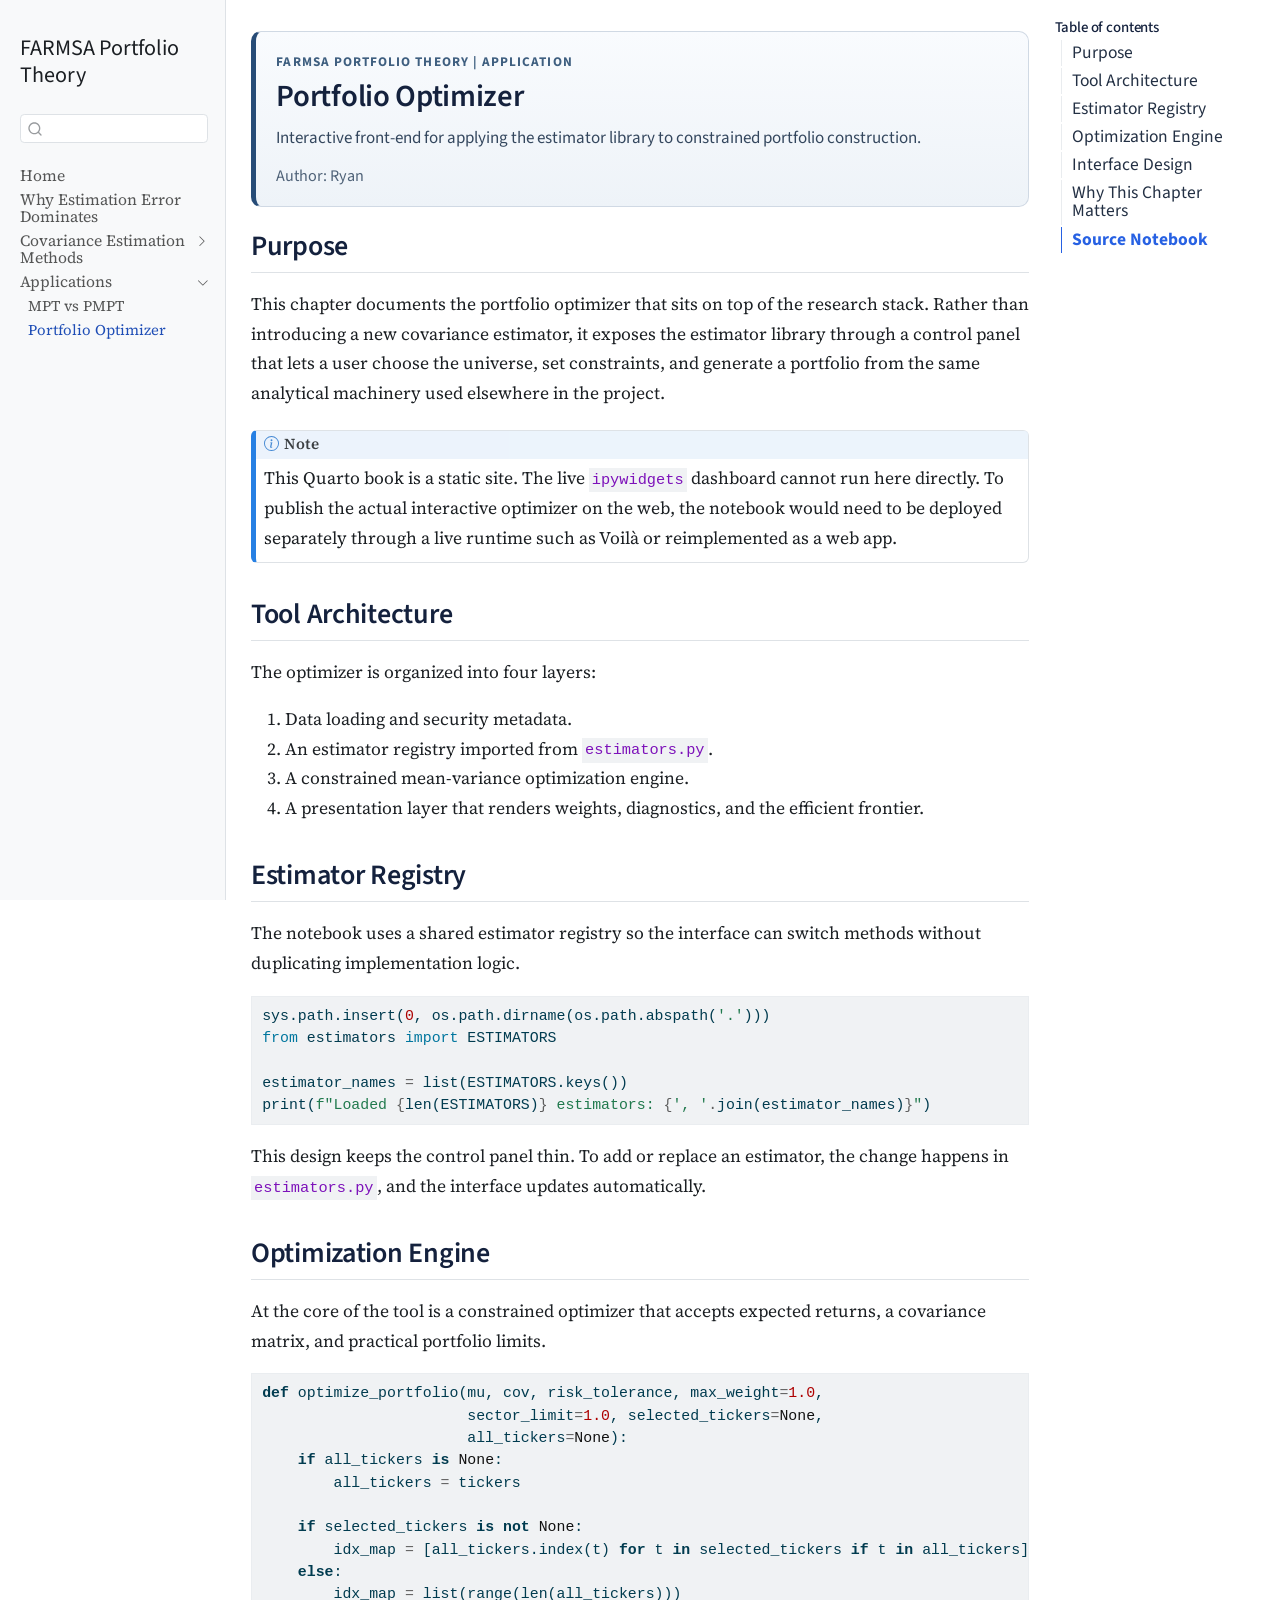
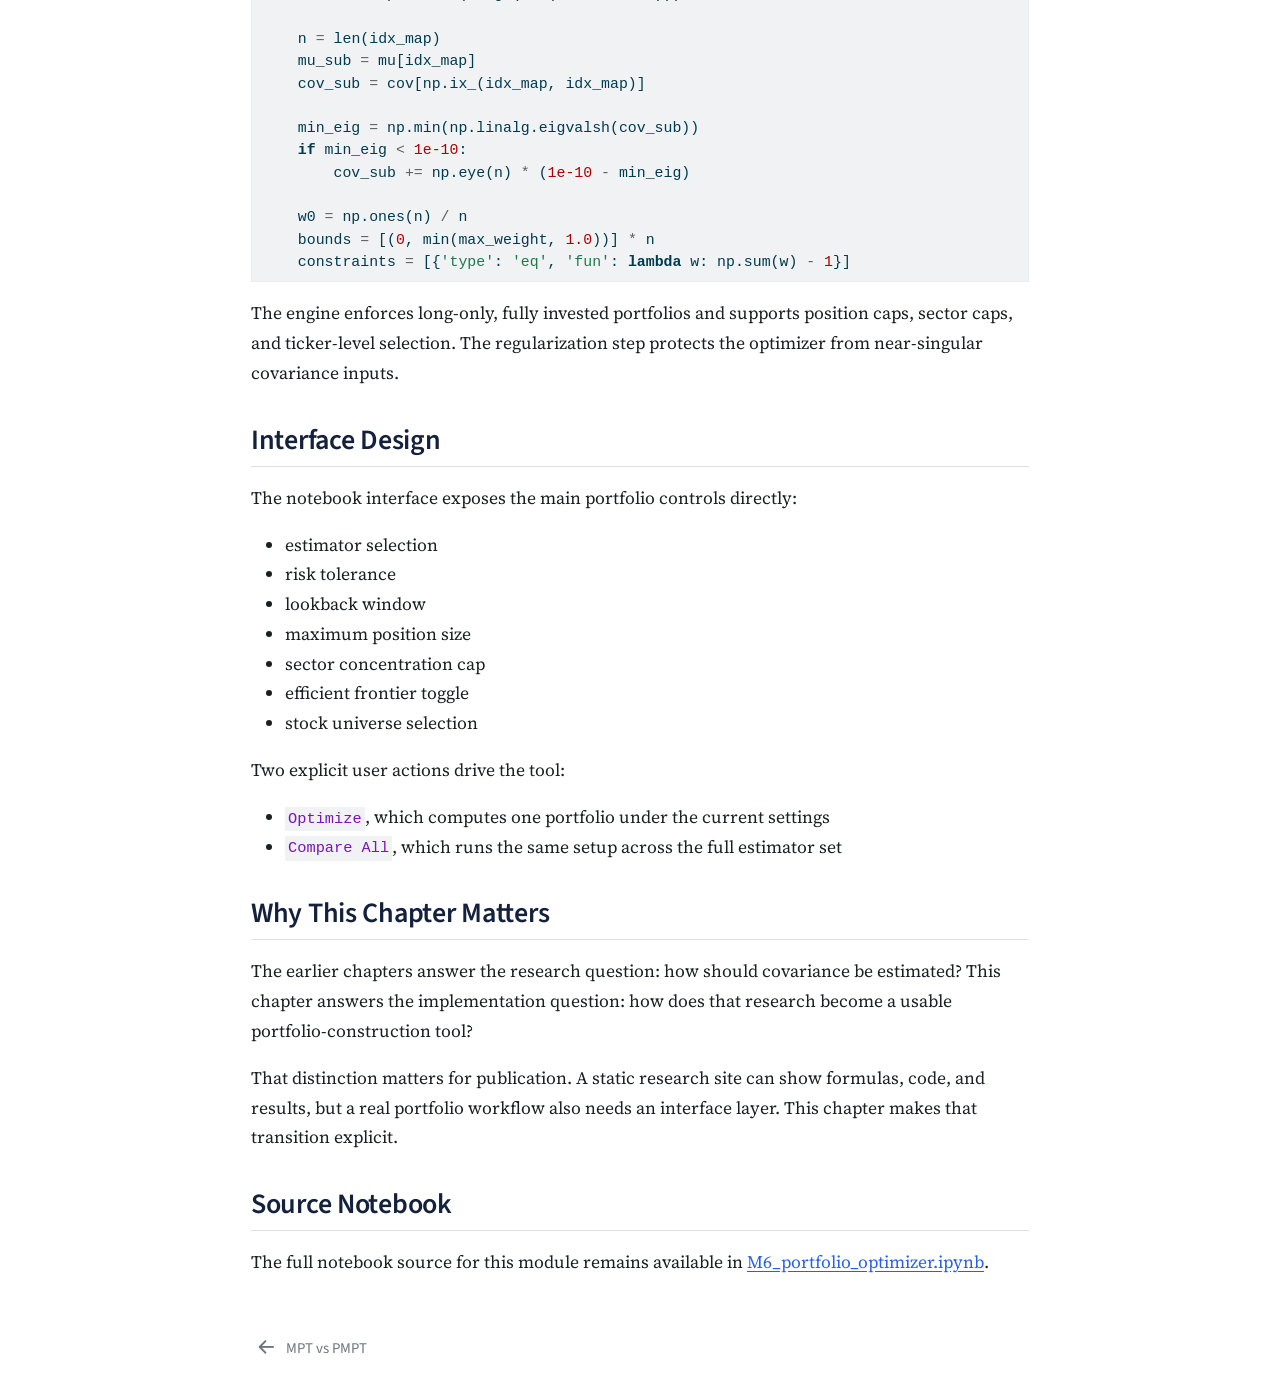
<file: quarto-book/_book/chapters/m6_optimizer.html>
<!DOCTYPE html>
<html xmlns="http://www.w3.org/1999/xhtml" lang="en" xml:lang="en"><head>

<meta charset="utf-8">
<meta name="generator" content="quarto-1.9.36">

<meta name="viewport" content="width=device-width, initial-scale=1.0, user-scalable=yes">

<meta name="author" content="Ryan">

<title>Portfolio Optimizer – FARMSA Portfolio Theory</title>
<style>
/* Default styles provided by pandoc.
** See https://pandoc.org/MANUAL.html#variables-for-html for config info.
*/
code{white-space: pre-wrap;}
span.smallcaps{font-variant: small-caps;}
div.columns{display: flex; gap: min(4vw, 1.5em);}
div.column{flex: auto; overflow-x: auto;}
div.hanging-indent{margin-left: 1.5em; text-indent: -1.5em;}
ul.task-list{list-style: none;}
ul.task-list li input[type="checkbox"] {
  width: 0.8em;
  margin: 0 0.8em 0.2em -1em; /* quarto-specific, see https://github.com/quarto-dev/quarto-cli/issues/4556 */ 
  vertical-align: middle;
}
/* CSS for syntax highlighting */
html { -webkit-text-size-adjust: 100%; }
pre > code.sourceCode { white-space: pre; position: relative; }
pre > code.sourceCode > span { display: inline-block; line-height: 1.25; }
pre > code.sourceCode > span:empty { height: 1.2em; }
.sourceCode { overflow: visible; }
code.sourceCode > span { color: inherit; text-decoration: inherit; }
div.sourceCode { margin: 1em 0; }
pre.sourceCode { margin: 0; }
@media screen {
div.sourceCode { overflow: auto; }
}
@media print {
pre > code.sourceCode { white-space: pre-wrap; }
pre > code.sourceCode > span { text-indent: -5em; padding-left: 5em; }
}
pre.numberSource code
  { counter-reset: source-line 0; }
pre.numberSource code > span
  { position: relative; left: -4em; counter-increment: source-line; }
pre.numberSource code > span > a:first-child::before
  { content: counter(source-line);
    position: relative; left: -1em; text-align: right; vertical-align: baseline;
    border: none; display: inline-block;
    -webkit-touch-callout: none; -webkit-user-select: none;
    -khtml-user-select: none; -moz-user-select: none;
    -ms-user-select: none; user-select: none;
    padding: 0 4px; width: 4em;
  }
pre.numberSource { margin-left: 3em;  padding-left: 4px; }
div.sourceCode
  {   }
@media screen {
pre > code.sourceCode > span > a:first-child::before { text-decoration: underline; }
}
</style>


<script src="../site_libs/quarto-nav/quarto-nav.js"></script>
<script src="../site_libs/quarto-nav/headroom.min.js"></script>
<script src="../site_libs/clipboard/clipboard.min.js"></script>
<script src="../site_libs/quarto-search/autocomplete.umd.js"></script>
<script src="../site_libs/quarto-search/fuse.min.js"></script>
<script src="../site_libs/quarto-search/quarto-search.js"></script>
<meta name="quarto:offset" content="../">
<link href="../chapters/m5_mpt_vs_pmpt.html" rel="prev">
<script src="../site_libs/quarto-html/quarto.js" type="module"></script>
<script src="../site_libs/quarto-html/tabsets/tabsets.js" type="module"></script>
<script src="../site_libs/quarto-html/popper.min.js"></script>
<script src="../site_libs/quarto-html/tippy.umd.min.js"></script>
<script src="../site_libs/quarto-html/anchor.min.js"></script>
<link href="../site_libs/quarto-html/tippy.css" rel="stylesheet">
<link href="../site_libs/quarto-html/quarto-syntax-highlighting-845c23b38eaddc0f92fda52bfe77a8c8.css" rel="stylesheet" id="quarto-text-highlighting-styles">
<script src="../site_libs/bootstrap/bootstrap.min.js"></script>
<link href="../site_libs/bootstrap/bootstrap-icons.css" rel="stylesheet">
<link href="../site_libs/bootstrap/bootstrap-ea8ef702a3f84812c808b1cddcfad5b3.min.css" rel="stylesheet" append-hash="true" id="quarto-bootstrap" data-mode="light">
<script id="quarto-search-options" type="application/json">{
  "location": "sidebar",
  "copy-button": false,
  "collapse-after": 3,
  "panel-placement": "start",
  "type": "textbox",
  "limit": 50,
  "keyboard-shortcut": [
    "f",
    "/",
    "s"
  ],
  "show-item-context": false,
  "language": {
    "search-no-results-text": "No results",
    "search-matching-documents-text": "matching documents",
    "search-copy-link-title": "Copy link to search",
    "search-hide-matches-text": "Hide additional matches",
    "search-more-match-text": "more match in this document",
    "search-more-matches-text": "more matches in this document",
    "search-clear-button-title": "Clear",
    "search-text-placeholder": "",
    "search-detached-cancel-button-title": "Cancel",
    "search-submit-button-title": "Submit",
    "search-label": "Search"
  }
}</script>
<link rel="preconnect" href="https://fonts.googleapis.com">
<link rel="preconnect" href="https://fonts.gstatic.com" crossorigin="">
<link href="https://fonts.googleapis.com/css2?family=Source+Sans+3:wght@400;500;600;700&amp;family=Source+Serif+4:wght@400;600;700&amp;display=swap" rel="stylesheet">


<link rel="stylesheet" href="../assets/report.css">
</head>

<body class="nav-sidebar docked quarto-light">

<div id="quarto-search-results"></div>
  <header id="quarto-header" class="headroom fixed-top">
  <nav class="quarto-secondary-nav">
    <div class="container-fluid d-flex">
      <button type="button" class="quarto-btn-toggle btn" data-bs-toggle="collapse" role="button" data-bs-target=".quarto-sidebar-collapse-item" aria-controls="quarto-sidebar" aria-expanded="false" aria-label="Toggle sidebar navigation" onclick="if (window.quartoToggleHeadroom) { window.quartoToggleHeadroom(); }">
        <i class="bi bi-layout-text-sidebar-reverse"></i>
      </button>
        <nav class="quarto-page-breadcrumbs" aria-label="breadcrumb"><ol class="breadcrumb"><li class="breadcrumb-item"><a href="../chapters/m5_mpt_vs_pmpt.html">Applications</a></li><li class="breadcrumb-item"><a href="../chapters/m6_optimizer.html"><span class="chapter-title">Portfolio Optimizer</span></a></li></ol></nav>
        <a class="flex-grow-1" role="navigation" data-bs-toggle="collapse" data-bs-target=".quarto-sidebar-collapse-item" aria-controls="quarto-sidebar" aria-expanded="false" aria-label="Toggle sidebar navigation" onclick="if (window.quartoToggleHeadroom) { window.quartoToggleHeadroom(); }">      
        </a>
      <button type="button" class="btn quarto-search-button" aria-label="Search" onclick="window.quartoOpenSearch();">
        <i class="bi bi-search"></i>
      </button>
    </div>
  </nav>
</header>
<!-- content -->
<div id="quarto-content" class="quarto-container page-columns page-rows-contents page-layout-article">
<!-- sidebar -->
  <nav id="quarto-sidebar" class="sidebar collapse collapse-horizontal quarto-sidebar-collapse-item sidebar-navigation docked overflow-auto">
    <div class="pt-lg-2 mt-2 text-left sidebar-header">
    <div class="sidebar-title mb-0 py-0">
      <a href="../">FARMSA Portfolio Theory</a> 
    </div>
      </div>
        <div class="mt-2 flex-shrink-0 align-items-center">
        <div class="sidebar-search">
        <div id="quarto-search" class="" title="Search"></div>
        </div>
        </div>
    <div class="sidebar-menu-container"> 
    <ul class="list-unstyled mt-1">
        <li class="sidebar-item">
  <div class="sidebar-item-container"> 
  <a href="../index.html" class="sidebar-item-text sidebar-link"><span class="chapter-title">Home</span></a>
  </div>
</li>
        <li class="sidebar-item">
  <div class="sidebar-item-container"> 
  <a href="../chapters/summary.html" class="sidebar-item-text sidebar-link"><span class="chapter-title">Why Estimation Error Dominates</span></a>
  </div>
</li>
        <li class="sidebar-item sidebar-item-section">
      <div class="sidebar-item-container"> 
            <a class="sidebar-item-text sidebar-link text-start collapsed" data-bs-toggle="collapse" data-bs-target="#quarto-sidebar-section-1" role="navigation" aria-expanded="false">
 <span class="menu-text">Covariance Estimation Methods</span></a>
          <a class="sidebar-item-toggle text-start collapsed" data-bs-toggle="collapse" data-bs-target="#quarto-sidebar-section-1" role="navigation" aria-expanded="false" aria-label="Toggle section">
            <i class="bi bi-chevron-right ms-2"></i>
          </a> 
      </div>
      <ul id="quarto-sidebar-section-1" class="collapse list-unstyled sidebar-section depth1 ">  
          <li class="sidebar-item">
  <div class="sidebar-item-container"> 
  <a href="../chapters/m1_ledoit_wolf.html" class="sidebar-item-text sidebar-link"><span class="chapter-title">Ledoit-Wolf Shrinkage</span></a>
  </div>
</li>
          <li class="sidebar-item">
  <div class="sidebar-item-container"> 
  <a href="../chapters/m2_rmt_cleaning.html" class="sidebar-item-text sidebar-link"><span class="chapter-title">RMT Eigenvalue Cleaning</span></a>
  </div>
</li>
          <li class="sidebar-item">
  <div class="sidebar-item-container"> 
  <a href="../chapters/m3_factor_models.html" class="sidebar-item-text sidebar-link"><span class="chapter-title">Fama-French 3-Factor Covariance</span></a>
  </div>
</li>
          <li class="sidebar-item">
  <div class="sidebar-item-container"> 
  <a href="../chapters/m4_dcc_garch.html" class="sidebar-item-text sidebar-link"><span class="chapter-title">DCC-GARCH Dynamic Covariance</span></a>
  </div>
</li>
      </ul>
  </li>
        <li class="sidebar-item sidebar-item-section">
      <div class="sidebar-item-container"> 
            <a class="sidebar-item-text sidebar-link text-start" data-bs-toggle="collapse" data-bs-target="#quarto-sidebar-section-2" role="navigation" aria-expanded="true">
 <span class="menu-text">Applications</span></a>
          <a class="sidebar-item-toggle text-start" data-bs-toggle="collapse" data-bs-target="#quarto-sidebar-section-2" role="navigation" aria-expanded="true" aria-label="Toggle section">
            <i class="bi bi-chevron-right ms-2"></i>
          </a> 
      </div>
      <ul id="quarto-sidebar-section-2" class="collapse list-unstyled sidebar-section depth1 show">  
          <li class="sidebar-item">
  <div class="sidebar-item-container"> 
  <a href="../chapters/m5_mpt_vs_pmpt.html" class="sidebar-item-text sidebar-link"><span class="chapter-title">MPT vs PMPT</span></a>
  </div>
</li>
          <li class="sidebar-item">
  <div class="sidebar-item-container"> 
  <a href="../chapters/m6_optimizer.html" class="sidebar-item-text sidebar-link active"><span class="chapter-title">Portfolio Optimizer</span></a>
  </div>
</li>
      </ul>
  </li>
    </ul>
    </div>
</nav>
<div id="quarto-sidebar-glass" class="quarto-sidebar-collapse-item" data-bs-toggle="collapse" data-bs-target=".quarto-sidebar-collapse-item"></div>
<!-- margin-sidebar -->
    <div id="quarto-margin-sidebar" class="sidebar margin-sidebar">
        <nav id="TOC" role="doc-toc" class="toc-active">
    <h2 id="toc-title">Table of contents</h2>
   
  <ul>
  <li><a href="#purpose" id="toc-purpose" class="nav-link active" data-scroll-target="#purpose">Purpose</a></li>
  <li><a href="#tool-architecture" id="toc-tool-architecture" class="nav-link" data-scroll-target="#tool-architecture">Tool Architecture</a></li>
  <li><a href="#estimator-registry" id="toc-estimator-registry" class="nav-link" data-scroll-target="#estimator-registry">Estimator Registry</a></li>
  <li><a href="#optimization-engine" id="toc-optimization-engine" class="nav-link" data-scroll-target="#optimization-engine">Optimization Engine</a></li>
  <li><a href="#interface-design" id="toc-interface-design" class="nav-link" data-scroll-target="#interface-design">Interface Design</a></li>
  <li><a href="#why-this-chapter-matters" id="toc-why-this-chapter-matters" class="nav-link" data-scroll-target="#why-this-chapter-matters">Why This Chapter Matters</a></li>
  <li><a href="#source-notebook" id="toc-source-notebook" class="nav-link" data-scroll-target="#source-notebook">Source Notebook</a></li>
  </ul>
</nav>
    </div>
<!-- main -->
<main class="content" id="quarto-document-content">

<header id="title-block-header" class="quarto-title-block default"><nav class="quarto-page-breadcrumbs quarto-title-breadcrumbs d-none d-lg-block" aria-label="breadcrumb"><ol class="breadcrumb"><li class="breadcrumb-item"><a href="../chapters/m5_mpt_vs_pmpt.html">Applications</a></li><li class="breadcrumb-item"><a href="../chapters/m6_optimizer.html"><span class="chapter-title">Portfolio Optimizer</span></a></li></ol></nav>
<div class="quarto-title">
<h1 class="title"><span class="chapter-title">Portfolio Optimizer</span></h1>
<p class="subtitle lead">Interface, Estimator Registry, and Deployment Constraints</p>
</div>



<div class="quarto-title-meta">

    <div>
    <div class="quarto-title-meta-heading">Author</div>
    <div class="quarto-title-meta-contents">
             <p>Ryan </p>
          </div>
  </div>
    
  
    
  </div>
  


</header>


<div class="module-banner">
<p class="module-banner-kicker">
FARMSA Portfolio Theory | Application
</p>
<h1>
Portfolio Optimizer
</h1>
<p class="module-banner-sub">
Interactive front-end for applying the estimator library to constrained portfolio construction.
</p>
<p class="module-banner-author">
Author: Ryan
</p>
</div>
<section id="purpose" class="level2">
<h2 class="anchored" data-anchor-id="purpose">Purpose</h2>
<p>This chapter documents the portfolio optimizer that sits on top of the research stack. Rather than introducing a new covariance estimator, it exposes the estimator library through a control panel that lets a user choose the universe, set constraints, and generate a portfolio from the same analytical machinery used elsewhere in the project.</p>
<div class="callout callout-style-default callout-note callout-titled">
<div class="callout-header d-flex align-content-center">
<div class="callout-icon-container">
<i class="callout-icon"></i>
</div>
<div class="callout-title-container flex-fill">
Note
</div>
</div>
<div class="callout-body-container callout-body">
<p>This Quarto book is a static site. The live <code>ipywidgets</code> dashboard cannot run here directly. To publish the actual interactive optimizer on the web, the notebook would need to be deployed separately through a live runtime such as Voilà or reimplemented as a web app.</p>
</div>
</div>
</section>
<section id="tool-architecture" class="level2">
<h2 class="anchored" data-anchor-id="tool-architecture">Tool Architecture</h2>
<p>The optimizer is organized into four layers:</p>
<ol type="1">
<li>Data loading and security metadata.</li>
<li>An estimator registry imported from <code>estimators.py</code>.</li>
<li>A constrained mean-variance optimization engine.</li>
<li>A presentation layer that renders weights, diagnostics, and the efficient frontier.</li>
</ol>
</section>
<section id="estimator-registry" class="level2">
<h2 class="anchored" data-anchor-id="estimator-registry">Estimator Registry</h2>
<p>The notebook uses a shared estimator registry so the interface can switch methods without duplicating implementation logic.</p>
<div class="code-copy-outer-scaffold"><div class="sourceCode" id="cb1"><pre class="sourceCode python code-with-copy"><code class="sourceCode python"><span id="cb1-1"><a href="#cb1-1" aria-hidden="true" tabindex="-1"></a>sys.path.insert(<span class="dv">0</span>, os.path.dirname(os.path.abspath(<span class="st">'.'</span>)))</span>
<span id="cb1-2"><a href="#cb1-2" aria-hidden="true" tabindex="-1"></a><span class="im">from</span> estimators <span class="im">import</span> ESTIMATORS</span>
<span id="cb1-3"><a href="#cb1-3" aria-hidden="true" tabindex="-1"></a></span>
<span id="cb1-4"><a href="#cb1-4" aria-hidden="true" tabindex="-1"></a>estimator_names <span class="op">=</span> <span class="bu">list</span>(ESTIMATORS.keys())</span>
<span id="cb1-5"><a href="#cb1-5" aria-hidden="true" tabindex="-1"></a><span class="bu">print</span>(<span class="ss">f"Loaded </span><span class="sc">{</span><span class="bu">len</span>(ESTIMATORS)<span class="sc">}</span><span class="ss"> estimators: </span><span class="sc">{</span><span class="st">', '</span><span class="sc">.</span>join(estimator_names)<span class="sc">}</span><span class="ss">"</span>)</span></code></pre></div><button title="Copy to Clipboard" class="code-copy-button"><i class="bi"></i></button></div>
<p>This design keeps the control panel thin. To add or replace an estimator, the change happens in <code>estimators.py</code>, and the interface updates automatically.</p>
</section>
<section id="optimization-engine" class="level2">
<h2 class="anchored" data-anchor-id="optimization-engine">Optimization Engine</h2>
<p>At the core of the tool is a constrained optimizer that accepts expected returns, a covariance matrix, and practical portfolio limits.</p>
<div class="code-copy-outer-scaffold"><div class="sourceCode" id="cb2"><pre class="sourceCode python code-with-copy"><code class="sourceCode python"><span id="cb2-1"><a href="#cb2-1" aria-hidden="true" tabindex="-1"></a><span class="kw">def</span> optimize_portfolio(mu, cov, risk_tolerance, max_weight<span class="op">=</span><span class="fl">1.0</span>,</span>
<span id="cb2-2"><a href="#cb2-2" aria-hidden="true" tabindex="-1"></a>                       sector_limit<span class="op">=</span><span class="fl">1.0</span>, selected_tickers<span class="op">=</span><span class="va">None</span>,</span>
<span id="cb2-3"><a href="#cb2-3" aria-hidden="true" tabindex="-1"></a>                       all_tickers<span class="op">=</span><span class="va">None</span>):</span>
<span id="cb2-4"><a href="#cb2-4" aria-hidden="true" tabindex="-1"></a>    <span class="cf">if</span> all_tickers <span class="kw">is</span> <span class="va">None</span>:</span>
<span id="cb2-5"><a href="#cb2-5" aria-hidden="true" tabindex="-1"></a>        all_tickers <span class="op">=</span> tickers</span>
<span id="cb2-6"><a href="#cb2-6" aria-hidden="true" tabindex="-1"></a></span>
<span id="cb2-7"><a href="#cb2-7" aria-hidden="true" tabindex="-1"></a>    <span class="cf">if</span> selected_tickers <span class="kw">is</span> <span class="kw">not</span> <span class="va">None</span>:</span>
<span id="cb2-8"><a href="#cb2-8" aria-hidden="true" tabindex="-1"></a>        idx_map <span class="op">=</span> [all_tickers.index(t) <span class="cf">for</span> t <span class="kw">in</span> selected_tickers <span class="cf">if</span> t <span class="kw">in</span> all_tickers]</span>
<span id="cb2-9"><a href="#cb2-9" aria-hidden="true" tabindex="-1"></a>    <span class="cf">else</span>:</span>
<span id="cb2-10"><a href="#cb2-10" aria-hidden="true" tabindex="-1"></a>        idx_map <span class="op">=</span> <span class="bu">list</span>(<span class="bu">range</span>(<span class="bu">len</span>(all_tickers)))</span>
<span id="cb2-11"><a href="#cb2-11" aria-hidden="true" tabindex="-1"></a></span>
<span id="cb2-12"><a href="#cb2-12" aria-hidden="true" tabindex="-1"></a>    n <span class="op">=</span> <span class="bu">len</span>(idx_map)</span>
<span id="cb2-13"><a href="#cb2-13" aria-hidden="true" tabindex="-1"></a>    mu_sub <span class="op">=</span> mu[idx_map]</span>
<span id="cb2-14"><a href="#cb2-14" aria-hidden="true" tabindex="-1"></a>    cov_sub <span class="op">=</span> cov[np.ix_(idx_map, idx_map)]</span>
<span id="cb2-15"><a href="#cb2-15" aria-hidden="true" tabindex="-1"></a></span>
<span id="cb2-16"><a href="#cb2-16" aria-hidden="true" tabindex="-1"></a>    min_eig <span class="op">=</span> np.<span class="bu">min</span>(np.linalg.eigvalsh(cov_sub))</span>
<span id="cb2-17"><a href="#cb2-17" aria-hidden="true" tabindex="-1"></a>    <span class="cf">if</span> min_eig <span class="op">&lt;</span> <span class="fl">1e-10</span>:</span>
<span id="cb2-18"><a href="#cb2-18" aria-hidden="true" tabindex="-1"></a>        cov_sub <span class="op">+=</span> np.eye(n) <span class="op">*</span> (<span class="fl">1e-10</span> <span class="op">-</span> min_eig)</span>
<span id="cb2-19"><a href="#cb2-19" aria-hidden="true" tabindex="-1"></a></span>
<span id="cb2-20"><a href="#cb2-20" aria-hidden="true" tabindex="-1"></a>    w0 <span class="op">=</span> np.ones(n) <span class="op">/</span> n</span>
<span id="cb2-21"><a href="#cb2-21" aria-hidden="true" tabindex="-1"></a>    bounds <span class="op">=</span> [(<span class="dv">0</span>, <span class="bu">min</span>(max_weight, <span class="fl">1.0</span>))] <span class="op">*</span> n</span>
<span id="cb2-22"><a href="#cb2-22" aria-hidden="true" tabindex="-1"></a>    constraints <span class="op">=</span> [{<span class="st">'type'</span>: <span class="st">'eq'</span>, <span class="st">'fun'</span>: <span class="kw">lambda</span> w: np.<span class="bu">sum</span>(w) <span class="op">-</span> <span class="dv">1</span>}]</span></code></pre></div><button title="Copy to Clipboard" class="code-copy-button"><i class="bi"></i></button></div>
<p>The engine enforces long-only, fully invested portfolios and supports position caps, sector caps, and ticker-level selection. The regularization step protects the optimizer from near-singular covariance inputs.</p>
</section>
<section id="interface-design" class="level2">
<h2 class="anchored" data-anchor-id="interface-design">Interface Design</h2>
<p>The notebook interface exposes the main portfolio controls directly:</p>
<ul>
<li>estimator selection</li>
<li>risk tolerance</li>
<li>lookback window</li>
<li>maximum position size</li>
<li>sector concentration cap</li>
<li>efficient frontier toggle</li>
<li>stock universe selection</li>
</ul>
<p>Two explicit user actions drive the tool:</p>
<ul>
<li><code>Optimize</code>, which computes one portfolio under the current settings</li>
<li><code>Compare All</code>, which runs the same setup across the full estimator set</li>
</ul>
</section>
<section id="why-this-chapter-matters" class="level2">
<h2 class="anchored" data-anchor-id="why-this-chapter-matters">Why This Chapter Matters</h2>
<p>The earlier chapters answer the research question: how should covariance be estimated? This chapter answers the implementation question: how does that research become a usable portfolio-construction tool?</p>
<p>That distinction matters for publication. A static research site can show formulas, code, and results, but a real portfolio workflow also needs an interface layer. This chapter makes that transition explicit.</p>
</section>
<section id="source-notebook" class="level2">
<h2 class="anchored" data-anchor-id="source-notebook">Source Notebook</h2>
<p>The full notebook source for this module remains available in <a href="../M6_portfolio_optimizer.ipynb">M6_portfolio_optimizer.ipynb</a>.</p>


</section>

</main> <!-- /main -->
<script>
document.addEventListener("DOMContentLoaded", () => {
  const codeBlocks = Array.from(document.querySelectorAll("details.code-fold"));
  if (codeBlocks.length === 0) return;

  const titleBlock = document.querySelector(".quarto-title-block");
  if (!titleBlock) return;

  const controls = document.createElement("div");
  controls.className = "report-controls";

  const button = document.createElement("button");
  button.type = "button";
  button.className = "code-toggle-button";

  const setState = (open) => {
    for (const block of codeBlocks) {
      block.open = open;
      const summary = block.querySelector("summary");
      if (summary) {
        summary.textContent = open ? "Hide code" : "Show code";
      }
    }
    button.textContent = open ? "Hide All Code" : "Show All Code";
    button.setAttribute("aria-pressed", open ? "true" : "false");
  };

  let allOpen = codeBlocks.every((block) => block.open);
  setState(allOpen);

  button.addEventListener("click", () => {
    allOpen = !allOpen;
    setState(allOpen);
  });

  controls.appendChild(button);
  titleBlock.appendChild(controls);
});
</script>
<script id="quarto-html-after-body" type="application/javascript">
  window.document.addEventListener("DOMContentLoaded", function (event) {
    const icon = "";
    const anchorJS = new window.AnchorJS();
    anchorJS.options = {
      placement: 'right',
      icon: icon
    };
    anchorJS.add('.anchored');
    const isCodeAnnotation = (el) => {
      for (const clz of el.classList) {
        if (clz.startsWith('code-annotation-')) {                     
          return true;
        }
      }
      return false;
    }
    const onCopySuccess = function(e) {
      // button target
      const button = e.trigger;
      // don't keep focus
      button.blur();
      // flash "checked"
      button.classList.add('code-copy-button-checked');
      var currentTitle = button.getAttribute("title");
      button.setAttribute("title", "Copied!");
      let tooltip;
      if (window.bootstrap) {
        button.setAttribute("data-bs-toggle", "tooltip");
        button.setAttribute("data-bs-placement", "left");
        button.setAttribute("data-bs-title", "Copied!");
        tooltip = new bootstrap.Tooltip(button, 
          { trigger: "manual", 
            customClass: "code-copy-button-tooltip",
            offset: [0, -8]});
        tooltip.show();    
      }
      setTimeout(function() {
        if (tooltip) {
          tooltip.hide();
          button.removeAttribute("data-bs-title");
          button.removeAttribute("data-bs-toggle");
          button.removeAttribute("data-bs-placement");
        }
        button.setAttribute("title", currentTitle);
        button.classList.remove('code-copy-button-checked');
      }, 1000);
      // clear code selection
      e.clearSelection();
    }
    const getTextToCopy = function(trigger) {
      const outerScaffold = trigger.parentElement.cloneNode(true);
      const codeEl = outerScaffold.querySelector('code');
      for (const childEl of codeEl.children) {
        if (isCodeAnnotation(childEl)) {
          childEl.remove();
        }
      }
      return codeEl.innerText;
    }
    const clipboard = new window.ClipboardJS('.code-copy-button:not([data-in-quarto-modal])', {
      text: getTextToCopy
    });
    clipboard.on('success', onCopySuccess);
    if (window.document.getElementById('quarto-embedded-source-code-modal')) {
      const clipboardModal = new window.ClipboardJS('.code-copy-button[data-in-quarto-modal]', {
        text: getTextToCopy,
        container: window.document.getElementById('quarto-embedded-source-code-modal')
      });
      clipboardModal.on('success', onCopySuccess);
    }
      var localhostRegex = new RegExp(/^(?:http|https):\/\/localhost\:?[0-9]*\//);
      var mailtoRegex = new RegExp(/^mailto:/);
        var filterRegex = new RegExp('/' + window.location.host + '/');
      var isInternal = (href) => {
          return filterRegex.test(href) || localhostRegex.test(href) || mailtoRegex.test(href);
      }
      // Inspect non-navigation links and adorn them if external
     var links = window.document.querySelectorAll('a[href]:not(.nav-link):not(.navbar-brand):not(.toc-action):not(.sidebar-link):not(.sidebar-item-toggle):not(.pagination-link):not(.no-external):not([aria-hidden]):not(.dropdown-item):not(.quarto-navigation-tool):not(.about-link)');
      for (var i=0; i<links.length; i++) {
        const link = links[i];
        if (!isInternal(link.href)) {
          // undo the damage that might have been done by quarto-nav.js in the case of
          // links that we want to consider external
          if (link.dataset.originalHref !== undefined) {
            link.href = link.dataset.originalHref;
          }
        }
      }
    function tippyHover(el, contentFn, onTriggerFn, onUntriggerFn) {
      const config = {
        allowHTML: true,
        maxWidth: 500,
        delay: 100,
        arrow: false,
        appendTo: function(el) {
            return el.parentElement;
        },
        interactive: true,
        interactiveBorder: 10,
        theme: 'quarto',
        placement: 'bottom-start',
      };
      if (contentFn) {
        config.content = contentFn;
      }
      if (onTriggerFn) {
        config.onTrigger = onTriggerFn;
      }
      if (onUntriggerFn) {
        config.onUntrigger = onUntriggerFn;
      }
      window.tippy(el, config); 
    }
    const noterefs = window.document.querySelectorAll('a[role="doc-noteref"]');
    for (var i=0; i<noterefs.length; i++) {
      const ref = noterefs[i];
      tippyHover(ref, function() {
        // use id or data attribute instead here
        let href = ref.getAttribute('data-footnote-href') || ref.getAttribute('href');
        try { href = new URL(href).hash; } catch {}
        const id = href.replace(/^#\/?/, "");
        const note = window.document.getElementById(id);
        if (note) {
          return note.innerHTML;
        } else {
          return "";
        }
      });
    }
    const xrefs = window.document.querySelectorAll('a.quarto-xref');
    const processXRef = (id, note) => {
      // Strip column container classes
      const stripColumnClz = (el) => {
        el.classList.remove("page-full", "page-columns");
        if (el.children) {
          for (const child of el.children) {
            stripColumnClz(child);
          }
        }
      }
      stripColumnClz(note)
      if (id === null || id.startsWith('sec-')) {
        // Special case sections, only their first couple elements
        const container = document.createElement("div");
        if (note.children && note.children.length > 2) {
          container.appendChild(note.children[0].cloneNode(true));
          for (let i = 1; i < note.children.length; i++) {
            const child = note.children[i];
            if (child.tagName === "P" && child.innerText === "") {
              continue;
            } else {
              container.appendChild(child.cloneNode(true));
              break;
            }
          }
          if (window.Quarto?.typesetMath) {
            window.Quarto.typesetMath(container);
          }
          return container.innerHTML
        } else {
          if (window.Quarto?.typesetMath) {
            window.Quarto.typesetMath(note);
          }
          return note.innerHTML;
        }
      } else {
        // Remove any anchor links if they are present
        const anchorLink = note.querySelector('a.anchorjs-link');
        if (anchorLink) {
          anchorLink.remove();
        }
        if (window.Quarto?.typesetMath) {
          window.Quarto.typesetMath(note);
        }
        if (note.classList.contains("callout")) {
          return note.outerHTML;
        } else {
          return note.innerHTML;
        }
      }
    }
    for (var i=0; i<xrefs.length; i++) {
      const xref = xrefs[i];
      tippyHover(xref, undefined, function(instance) {
        instance.disable();
        let url = xref.getAttribute('href');
        let hash = undefined; 
        if (url.startsWith('#')) {
          hash = url;
        } else {
          try { hash = new URL(url).hash; } catch {}
        }
        if (hash) {
          const id = hash.replace(/^#\/?/, "");
          const note = window.document.getElementById(id);
          if (note !== null) {
            try {
              const html = processXRef(id, note.cloneNode(true));
              instance.setContent(html);
            } finally {
              instance.enable();
              instance.show();
            }
          } else {
            // See if we can fetch this
            fetch(url.split('#')[0])
            .then(res => res.text())
            .then(html => {
              const parser = new DOMParser();
              const htmlDoc = parser.parseFromString(html, "text/html");
              const note = htmlDoc.getElementById(id);
              if (note !== null) {
                const html = processXRef(id, note);
                instance.setContent(html);
              } 
            }).finally(() => {
              instance.enable();
              instance.show();
            });
          }
        } else {
          // See if we can fetch a full url (with no hash to target)
          // This is a special case and we should probably do some content thinning / targeting
          fetch(url)
          .then(res => res.text())
          .then(html => {
            const parser = new DOMParser();
            const htmlDoc = parser.parseFromString(html, "text/html");
            const note = htmlDoc.querySelector('main.content');
            if (note !== null) {
              // This should only happen for chapter cross references
              // (since there is no id in the URL)
              // remove the first header
              if (note.children.length > 0 && note.children[0].tagName === "HEADER") {
                note.children[0].remove();
              }
              const html = processXRef(null, note);
              instance.setContent(html);
            } 
          }).finally(() => {
            instance.enable();
            instance.show();
          });
        }
      }, function(instance) {
      });
    }
        let selectedAnnoteEl;
        const selectorForAnnotation = ( cell, annotation) => {
          let cellAttr = 'data-code-cell="' + cell + '"';
          let lineAttr = 'data-code-annotation="' +  annotation + '"';
          const selector = 'span[' + cellAttr + '][' + lineAttr + ']';
          return selector;
        }
        const selectCodeLines = (annoteEl) => {
          const doc = window.document;
          const targetCell = annoteEl.getAttribute("data-target-cell");
          const targetAnnotation = annoteEl.getAttribute("data-target-annotation");
          const annoteSpan = window.document.querySelector(selectorForAnnotation(targetCell, targetAnnotation));
          const lines = annoteSpan.getAttribute("data-code-lines").split(",");
          const lineIds = lines.map((line) => {
            return targetCell + "-" + line;
          })
          let top = null;
          let height = null;
          let parent = null;
          if (lineIds.length > 0) {
              //compute the position of the single el (top and bottom and make a div)
              const el = window.document.getElementById(lineIds[0]);
              top = el.offsetTop;
              height = el.offsetHeight;
              parent = el.parentElement.parentElement;
            if (lineIds.length > 1) {
              const lastEl = window.document.getElementById(lineIds[lineIds.length - 1]);
              const bottom = lastEl.offsetTop + lastEl.offsetHeight;
              height = bottom - top;
            }
            if (top !== null && height !== null && parent !== null) {
              // cook up a div (if necessary) and position it 
              let div = window.document.getElementById("code-annotation-line-highlight");
              if (div === null) {
                div = window.document.createElement("div");
                div.setAttribute("id", "code-annotation-line-highlight");
                div.style.position = 'absolute';
                parent.appendChild(div);
              }
              div.style.top = top - 2 + "px";
              div.style.height = height + 4 + "px";
              div.style.left = 0;
              let gutterDiv = window.document.getElementById("code-annotation-line-highlight-gutter");
              if (gutterDiv === null) {
                gutterDiv = window.document.createElement("div");
                gutterDiv.setAttribute("id", "code-annotation-line-highlight-gutter");
                gutterDiv.style.position = 'absolute';
                const codeCell = window.document.getElementById(targetCell);
                const gutter = codeCell.querySelector('.code-annotation-gutter');
                gutter.appendChild(gutterDiv);
              }
              gutterDiv.style.top = top - 2 + "px";
              gutterDiv.style.height = height + 4 + "px";
            }
            selectedAnnoteEl = annoteEl;
          }
        };
        const unselectCodeLines = () => {
          const elementsIds = ["code-annotation-line-highlight", "code-annotation-line-highlight-gutter"];
          elementsIds.forEach((elId) => {
            const div = window.document.getElementById(elId);
            if (div) {
              div.remove();
            }
          });
          selectedAnnoteEl = undefined;
        };
          // Handle positioning of the toggle
      window.addEventListener(
        "resize",
        throttle(() => {
          elRect = undefined;
          if (selectedAnnoteEl) {
            selectCodeLines(selectedAnnoteEl);
          }
        }, 10)
      );
      function throttle(fn, ms) {
      let throttle = false;
      let timer;
        return (...args) => {
          if(!throttle) { // first call gets through
              fn.apply(this, args);
              throttle = true;
          } else { // all the others get throttled
              if(timer) clearTimeout(timer); // cancel #2
              timer = setTimeout(() => {
                fn.apply(this, args);
                timer = throttle = false;
              }, ms);
          }
        };
      }
        // Attach click handler to the DT
        const annoteDls = window.document.querySelectorAll('dt[data-target-cell]');
        for (const annoteDlNode of annoteDls) {
          annoteDlNode.addEventListener('click', (event) => {
            const clickedEl = event.target;
            if (clickedEl !== selectedAnnoteEl) {
              unselectCodeLines();
              const activeEl = window.document.querySelector('dt[data-target-cell].code-annotation-active');
              if (activeEl) {
                activeEl.classList.remove('code-annotation-active');
              }
              selectCodeLines(clickedEl);
              clickedEl.classList.add('code-annotation-active');
            } else {
              // Unselect the line
              unselectCodeLines();
              clickedEl.classList.remove('code-annotation-active');
            }
          });
        }
    const findCites = (el) => {
      const parentEl = el.parentElement;
      if (parentEl) {
        const cites = parentEl.dataset.cites;
        if (cites) {
          return {
            el,
            cites: cites.split(' ')
          };
        } else {
          return findCites(el.parentElement)
        }
      } else {
        return undefined;
      }
    };
    var bibliorefs = window.document.querySelectorAll('a[role="doc-biblioref"]');
    for (var i=0; i<bibliorefs.length; i++) {
      const ref = bibliorefs[i];
      const citeInfo = findCites(ref);
      if (citeInfo) {
        tippyHover(citeInfo.el, function() {
          var popup = window.document.createElement('div');
          citeInfo.cites.forEach(function(cite) {
            var citeDiv = window.document.createElement('div');
            citeDiv.classList.add('hanging-indent');
            citeDiv.classList.add('csl-entry');
            var biblioDiv = window.document.getElementById('ref-' + cite);
            if (biblioDiv) {
              citeDiv.innerHTML = biblioDiv.innerHTML;
            }
            popup.appendChild(citeDiv);
          });
          return popup.innerHTML;
        });
      }
    }
  });
  </script>
<nav class="page-navigation">
  <div class="nav-page nav-page-previous">
      <a href="../chapters/m5_mpt_vs_pmpt.html" class="pagination-link" aria-label="MPT vs PMPT">
        <i class="bi bi-arrow-left-short"></i> <span class="nav-page-text"><span class="chapter-title">MPT vs PMPT</span></span>
      </a>          
  </div>
  <div class="nav-page nav-page-next">
  </div>
</nav>
</div> <!-- /content -->




</body></html>
</file>
<file: quarto-book/_book/site_libs/quarto-html/tippy.css>
.tippy-box[data-animation=fade][data-state=hidden]{opacity:0}[data-tippy-root]{max-width:calc(100vw - 10px)}.tippy-box{position:relative;background-color:#333;color:#fff;border-radius:4px;font-size:14px;line-height:1.4;white-space:normal;outline:0;transition-property:transform,visibility,opacity}.tippy-box[data-placement^=top]>.tippy-arrow{bottom:0}.tippy-box[data-placement^=top]>.tippy-arrow:before{bottom:-7px;left:0;border-width:8px 8px 0;border-top-color:initial;transform-origin:center top}.tippy-box[data-placement^=bottom]>.tippy-arrow{top:0}.tippy-box[data-placement^=bottom]>.tippy-arrow:before{top:-7px;left:0;border-width:0 8px 8px;border-bottom-color:initial;transform-origin:center bottom}.tippy-box[data-placement^=left]>.tippy-arrow{right:0}.tippy-box[data-placement^=left]>.tippy-arrow:before{border-width:8px 0 8px 8px;border-left-color:initial;right:-7px;transform-origin:center left}.tippy-box[data-placement^=right]>.tippy-arrow{left:0}.tippy-box[data-placement^=right]>.tippy-arrow:before{left:-7px;border-width:8px 8px 8px 0;border-right-color:initial;transform-origin:center right}.tippy-box[data-inertia][data-state=visible]{transition-timing-function:cubic-bezier(.54,1.5,.38,1.11)}.tippy-arrow{width:16px;height:16px;color:#333}.tippy-arrow:before{content:"";position:absolute;border-color:transparent;border-style:solid}.tippy-content{position:relative;padding:5px 9px;z-index:1}
</file>
<file: quarto-book/_book/site_libs/quarto-html/quarto-syntax-highlighting-845c23b38eaddc0f92fda52bfe77a8c8.css>
/* quarto syntax highlight colors */
:root {
  --quarto-hl-ot-color: #003B4F;
  --quarto-hl-at-color: #657422;
  --quarto-hl-ss-color: #20794D;
  --quarto-hl-an-color: #5E5E5E;
  --quarto-hl-fu-color: #4758AB;
  --quarto-hl-st-color: #20794D;
  --quarto-hl-cf-color: #003B4F;
  --quarto-hl-op-color: #5E5E5E;
  --quarto-hl-er-color: #AD0000;
  --quarto-hl-bn-color: #AD0000;
  --quarto-hl-al-color: #AD0000;
  --quarto-hl-va-color: #111111;
  --quarto-hl-bu-color: inherit;
  --quarto-hl-ex-color: inherit;
  --quarto-hl-pp-color: #AD0000;
  --quarto-hl-in-color: #5E5E5E;
  --quarto-hl-vs-color: #20794D;
  --quarto-hl-wa-color: #5E5E5E;
  --quarto-hl-do-color: #5E5E5E;
  --quarto-hl-im-color: #00769E;
  --quarto-hl-ch-color: #20794D;
  --quarto-hl-dt-color: #AD0000;
  --quarto-hl-fl-color: #AD0000;
  --quarto-hl-co-color: #5E5E5E;
  --quarto-hl-cv-color: #5E5E5E;
  --quarto-hl-cn-color: #8f5902;
  --quarto-hl-sc-color: #5E5E5E;
  --quarto-hl-dv-color: #AD0000;
  --quarto-hl-kw-color: #003B4F;
}

/* other quarto variables */
:root {
  --quarto-font-monospace: SFMono-Regular, Menlo, Monaco, Consolas, "Liberation Mono", "Courier New", monospace;
}

/* syntax highlight based on Pandoc's rules */
pre > code.sourceCode > span {
  color: #003B4F;
}

code.sourceCode > span {
  color: #003B4F;
}

div.sourceCode,
div.sourceCode pre.sourceCode {
  color: #003B4F;
}

/* Normal */
code span {
  color: #003B4F;
}

/* Alert */
code span.al {
  color: #AD0000;
  font-style: inherit;
}

/* Annotation */
code span.an {
  color: #5E5E5E;
  font-style: inherit;
}

/* Attribute */
code span.at {
  color: #657422;
  font-style: inherit;
}

/* BaseN */
code span.bn {
  color: #AD0000;
  font-style: inherit;
}

/* BuiltIn */
code span.bu {
  font-style: inherit;
}

/* ControlFlow */
code span.cf {
  color: #003B4F;
  font-weight: bold;
  font-style: inherit;
}

/* Char */
code span.ch {
  color: #20794D;
  font-style: inherit;
}

/* Constant */
code span.cn {
  color: #8f5902;
  font-style: inherit;
}

/* Comment */
code span.co {
  color: #5E5E5E;
  font-style: inherit;
}

/* CommentVar */
code span.cv {
  color: #5E5E5E;
  font-style: italic;
}

/* Documentation */
code span.do {
  color: #5E5E5E;
  font-style: italic;
}

/* DataType */
code span.dt {
  color: #AD0000;
  font-style: inherit;
}

/* DecVal */
code span.dv {
  color: #AD0000;
  font-style: inherit;
}

/* Error */
code span.er {
  color: #AD0000;
  font-style: inherit;
}

/* Extension */
code span.ex {
  font-style: inherit;
}

/* Float */
code span.fl {
  color: #AD0000;
  font-style: inherit;
}

/* Function */
code span.fu {
  color: #4758AB;
  font-style: inherit;
}

/* Import */
code span.im {
  color: #00769E;
  font-style: inherit;
}

/* Information */
code span.in {
  color: #5E5E5E;
  font-style: inherit;
}

/* Keyword */
code span.kw {
  color: #003B4F;
  font-weight: bold;
  font-style: inherit;
}

/* Operator */
code span.op {
  color: #5E5E5E;
  font-style: inherit;
}

/* Other */
code span.ot {
  color: #003B4F;
  font-style: inherit;
}

/* Preprocessor */
code span.pp {
  color: #AD0000;
  font-style: inherit;
}

/* SpecialChar */
code span.sc {
  color: #5E5E5E;
  font-style: inherit;
}

/* SpecialString */
code span.ss {
  color: #20794D;
  font-style: inherit;
}

/* String */
code span.st {
  color: #20794D;
  font-style: inherit;
}

/* Variable */
code span.va {
  color: #111111;
  font-style: inherit;
}

/* VerbatimString */
code span.vs {
  color: #20794D;
  font-style: inherit;
}

/* Warning */
code span.wa {
  color: #5E5E5E;
  font-style: italic;
}

.prevent-inlining {
  content: "</";
}

/*# sourceMappingURL=ac89f0bb514bba72461919f78549e31c.css.map */
</file>
<file: quarto-book/_book/assets/report.css>
html {
  --report-serif: "Source Serif 4", Georgia, serif;
  --report-sans: Calibri, "Source Sans 3", "Helvetica Neue", Arial, sans-serif;
  --report-ink: #1b1f23;
  --report-blue: #14213d;
  --report-border: #d8dee8;
}

body {
  font-family: var(--report-serif);
  color: var(--report-ink);
  background: #ffffff;
}

.quarto-title-block .title,
h1, h2, h3, h4 {
  font-family: var(--report-sans);
  color: var(--report-blue);
  letter-spacing: -0.01em;
}

.quarto-title-block {
  border-bottom: 1px solid var(--report-border);
  margin-bottom: 1.5rem;
  padding-bottom: 1rem;
}

.quarto-title-block .subtitle {
  max-width: 52rem;
}

.quarto-title-block .title {
  font-size: 2.4rem;
}

.quarto-title-meta {
  display: none;
}

#title-block-header {
  display: none;
}

.quarto-title-meta,
.quarto-title-block .subtitle,
.sidebar-title,
.sidebar nav,
.nav-page,
button,
summary,
table,
thead,
.pagination,
.navbar,
.breadcrumb {
  font-family: var(--report-sans);
}

.sidebar nav[role="doc-toc"] ul > li > a,
.sidebar nav .sidebar-item-text {
  color: #233044;
}

.sidebar nav .active {
  font-weight: 700;
}

p, li {
  font-size: 1.03rem;
  line-height: 1.7;
}

.hero-panel,
.scope-panel {
  border: 1px solid var(--report-border);
  border-radius: 12px;
  background: linear-gradient(180deg, #ffffff 0%, #f8fafc 100%);
  padding: 1.25rem 1.35rem;
  margin: 0 0 1.25rem 0;
}

.hero-panel {
  font-size: 1.08rem;
}

.landing-head {
  margin-bottom: 0.9rem;
}

.landing-head h1 {
  margin: 0;
  font-size: clamp(2rem, 4vw, 3rem);
  line-height: 1.05;
  letter-spacing: -0.03em;
}

.landing-subtitle {
  margin-top: 0.45rem;
  font-family: var(--report-sans);
  font-size: 1.02rem;
  color: #475569;
}

.landing-lede {
  margin: 0.1rem 0 1rem 0;
  max-width: 58rem;
  font-size: 1.08rem;
  line-height: 1.65;
}

.scope-panel {
  color: #334155;
  margin-bottom: 1rem;
}

.chapter-grid {
  display: grid;
  grid-template-columns: repeat(auto-fit, minmax(240px, 1fr));
  gap: 0.9rem;
  margin: 1rem 0;
}

.chapter-card {
  border: 1px solid var(--report-border);
  border-radius: 12px;
  padding: 0.85rem 0.95rem 0.8rem 0.95rem;
  background: #ffffff;
  box-shadow: 0 8px 24px rgba(15, 23, 42, 0.04);
  transition: transform 0.15s ease, box-shadow 0.15s ease, border-color 0.15s ease;
}

.chapter-card:hover {
  transform: translateY(-2px);
  border-color: #94a3b8;
  box-shadow: 0 12px 28px rgba(15, 23, 42, 0.08);
}

.chapter-card h3 {
  margin: 0.2rem 0 0.35rem 0;
  font-size: 1.02rem;
  line-height: 1.25;
}

.chapter-card-title {
  margin: 0.28rem 0 0.32rem 0;
  font-family: var(--report-sans);
  font-size: 1.22rem;
  font-weight: 650;
  line-height: 1.25;
  letter-spacing: -0.01em;
  color: var(--report-blue);
}

.chapter-card-title a {
  color: inherit;
  text-decoration: none;
}

.chapter-card-title a:hover {
  text-decoration: underline;
  text-underline-offset: 2px;
}

.chapter-card p {
  margin: 0;
  color: #475569;
  font-size: 0.91rem;
  line-height: 1.5;
}

.chapter-card-label {
  display: inline-block;
  font-family: var(--report-sans);
  font-size: 0.76rem;
  font-weight: 700;
  letter-spacing: 0.04em;
  text-transform: uppercase;
  color: #2563eb;
}

.chapter-card a {
  color: var(--report-blue);
  text-decoration: none;
}

.chapter-card a:hover {
  text-decoration: none;
}

.sidebar nav ul li {
  margin-bottom: 0.15rem;
}

.cell-output,
pre,
code {
  font-family: "SFMono-Regular", Menlo, Consolas, monospace;
}

pre {
  border: 1px solid #e2e8f0;
  border-radius: 6px;
  background: #f8fafc;
}

.callout {
  border-radius: 6px;
}

table {
  font-size: 0.96rem;
}

.listing-actions-group,
.quarto-code-tools {
  font-family: var(--report-sans);
}

.report-controls {
  margin-top: 1rem;
  display: flex;
  justify-content: flex-end;
}

.code-toggle-button {
  appearance: none;
  border: 1px solid #b8c2d1;
  background: #ffffff;
  color: var(--report-blue);
  border-radius: 6px;
  padding: 0.55rem 0.9rem;
  font-size: 0.94rem;
  font-weight: 600;
  line-height: 1.2;
  transition: background 0.15s ease, border-color 0.15s ease;
}

.code-toggle-button:hover {
  background: #f8fafc;
  border-color: #94a3b8;
}

.code-toggle-button:focus-visible {
  outline: 2px solid #2563eb;
  outline-offset: 2px;
}

details.code-fold > summary {
  font-family: var(--report-sans);
  font-weight: 600;
}

.module-banner {
  margin: 0 0 1.25rem 0;
  padding: 1.1rem 1.2rem 1rem 1.2rem;
  border: 1px solid #d0d9e4;
  border-left: 5px solid #274c77;
  border-radius: 10px;
  background: linear-gradient(180deg, #f9fbfe 0%, #eef3f8 100%);
}

.module-banner-kicker {
  margin: 0 0 0.35rem 0;
  font-family: var(--report-sans);
  font-size: 0.78rem;
  letter-spacing: 0.08em;
  text-transform: uppercase;
  font-weight: 700;
  color: #3f5f80;
}

.module-banner h1 {
  margin: 0;
  font-size: clamp(1.7rem, 2.4vw, 2.2rem);
  line-height: 1.2;
  color: var(--report-blue);
}

.module-banner-sub {
  margin: 0.45rem 0 0 0;
  font-family: var(--report-sans);
  color: #34475e;
  font-size: 1rem;
}

.module-banner-author {
  margin: 0.55rem 0 0 0;
  font-family: var(--report-sans);
  color: #4f6278;
  font-size: 0.95rem;
}
</file>
